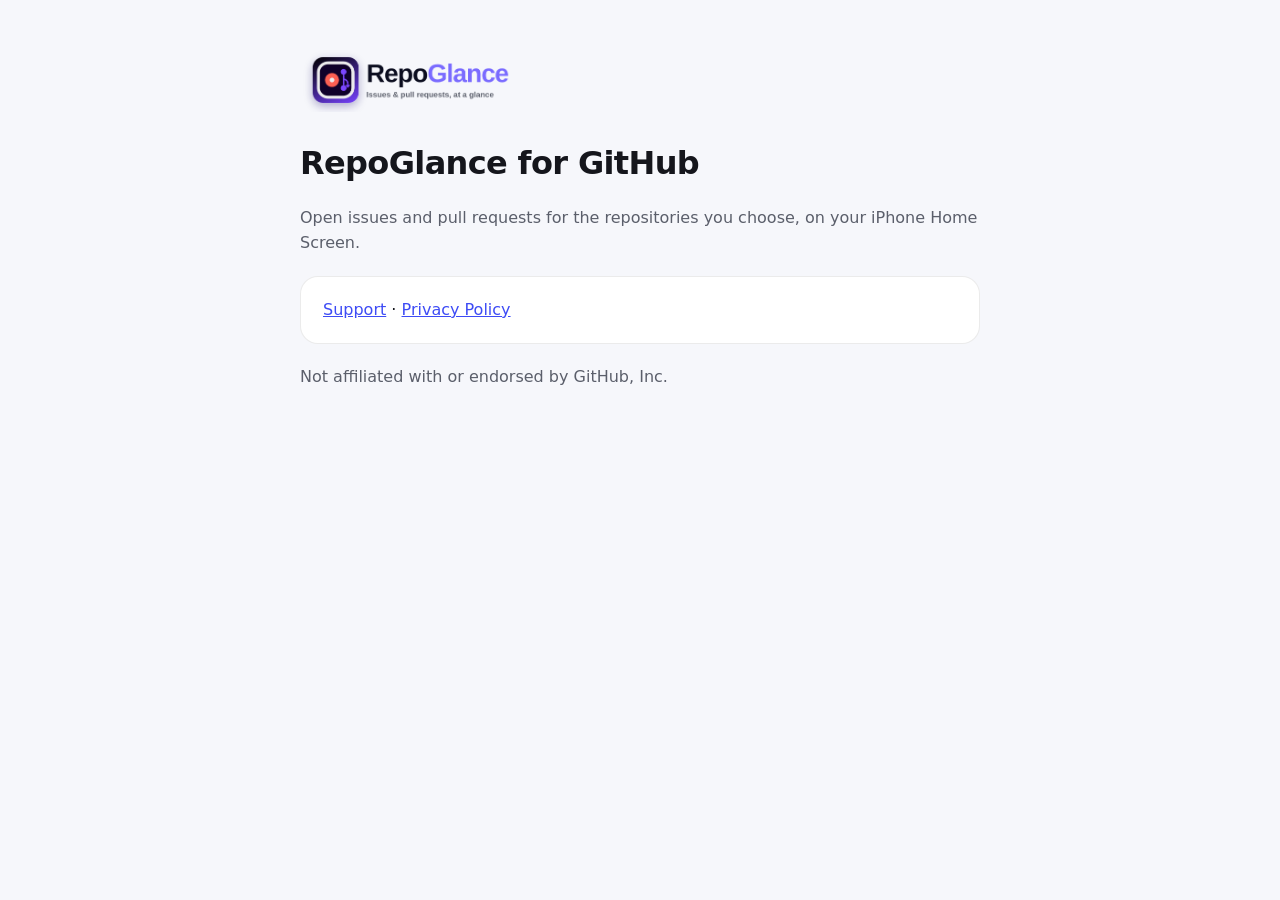
<file: index.html>
<!doctype html>
<html lang="en"><head><meta charset="utf-8"><meta name="viewport" content="width=device-width,initial-scale=1">
<title>RepoGlance</title><link rel="stylesheet" href="style.css"><link rel="icon" href="favicon-32.png" sizes="32x32"><link rel="icon" href="favicon-64.png" sizes="64x64"><link rel="apple-touch-icon" href="apple-touch-icon.png"></head>
<body><main>
<a href="./" class="brand"><picture><source srcset="logo-dark.png" media="(prefers-color-scheme: dark)"><img src="logo-light.png" alt="RepoGlance" height="64"></picture></a>
<h1>RepoGlance for GitHub</h1>
<p class="muted">Open issues and pull requests for the repositories you choose, on your iPhone Home Screen.</p>
<div class="card"><a href="support.html">Support</a> · <a href="privacy.html">Privacy Policy</a></div>
<p class="muted">Not affiliated with or endorsed by GitHub, Inc.</p>
</main></body></html>
</file>
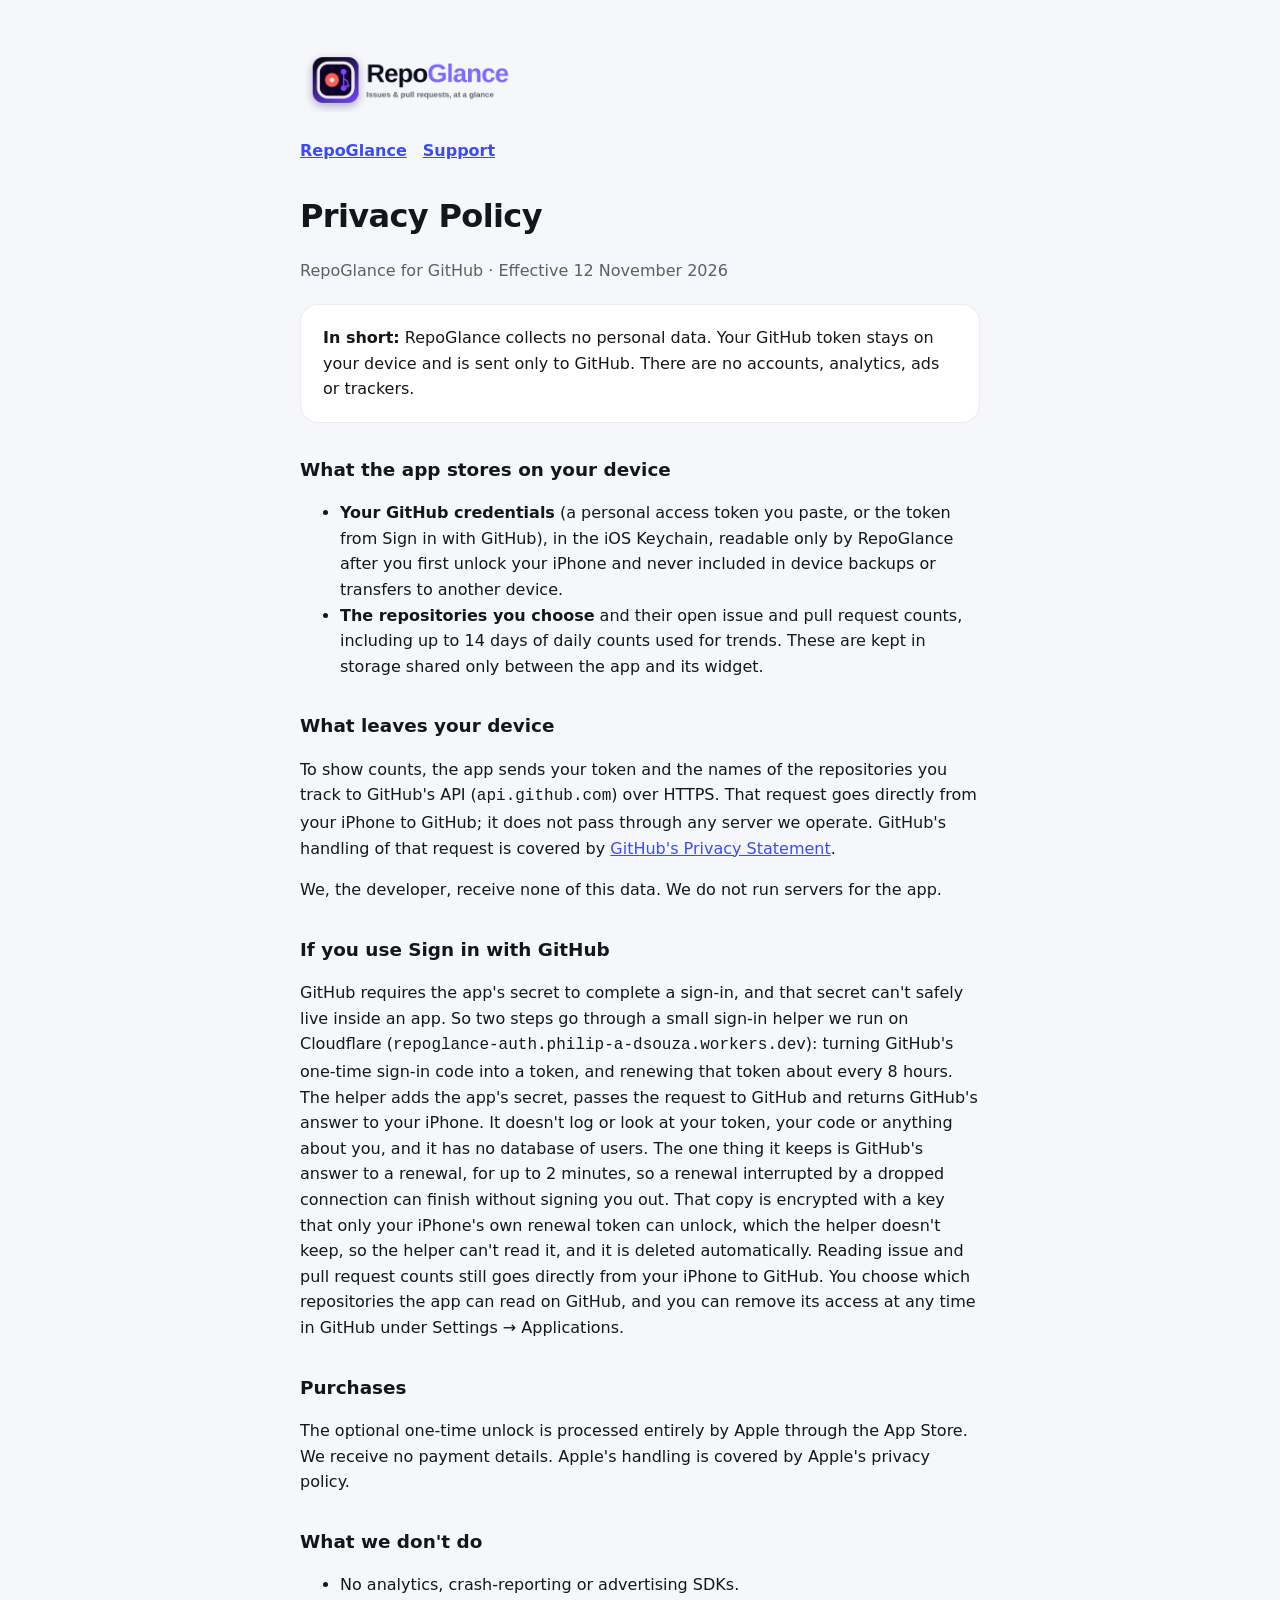
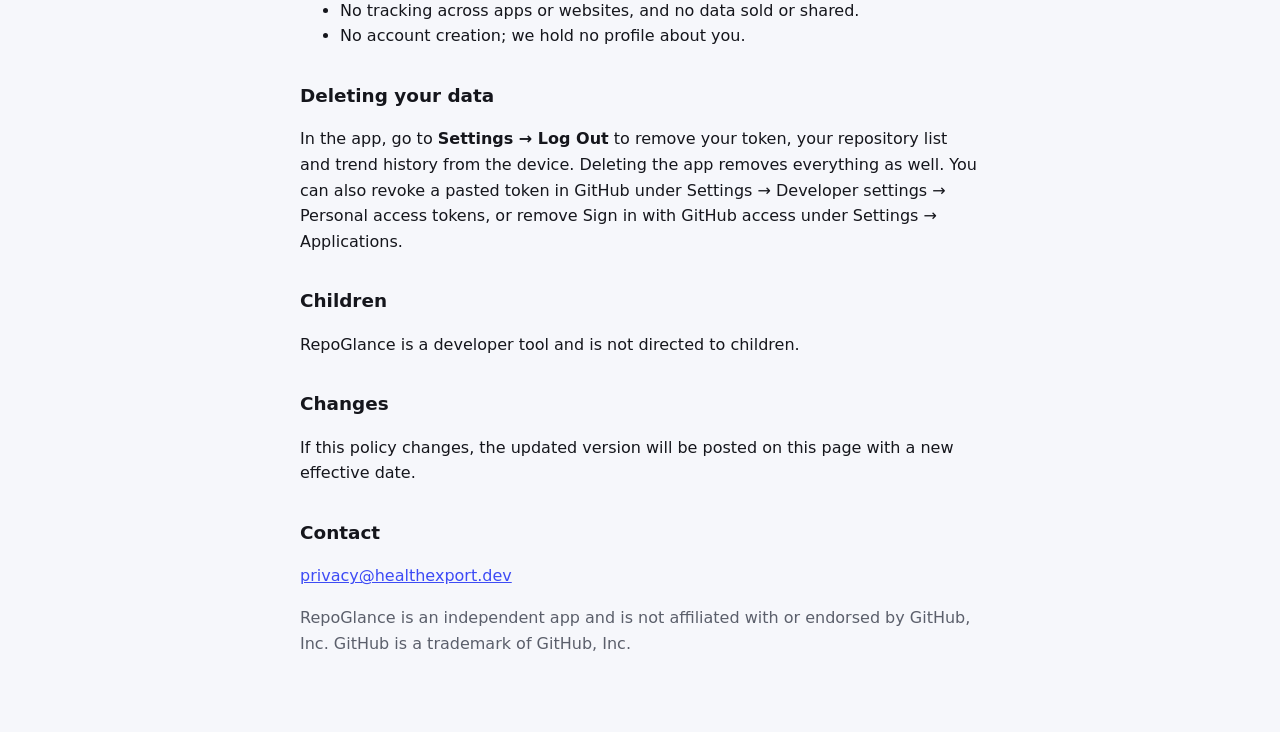
<file: privacy.html>
<!doctype html>
<html lang="en"><head><meta charset="utf-8"><meta name="viewport" content="width=device-width,initial-scale=1">
<title>RepoGlance Privacy Policy</title><link rel="stylesheet" href="style.css"><link rel="icon" href="favicon-32.png" sizes="32x32"><link rel="icon" href="favicon-64.png" sizes="64x64"><link rel="apple-touch-icon" href="apple-touch-icon.png"></head>
<body><main>
<a href="./" class="brand"><picture><source srcset="logo-dark.png" media="(prefers-color-scheme: dark)"><img src="logo-light.png" alt="RepoGlance" height="64"></picture></a>
<nav><a href="./">RepoGlance</a><a href="support.html">Support</a></nav>
<h1>Privacy Policy</h1>
<p class="muted">RepoGlance for GitHub · Effective 12 November 2026</p>

<div class="card"><strong>In short:</strong> RepoGlance collects no personal data. Your GitHub token stays on your device and is sent only to GitHub. There are no accounts, analytics, ads or trackers.</div>

<h2>What the app stores on your device</h2>
<ul>
<li><strong>Your GitHub credentials</strong> (a personal access token you paste, or the token from Sign in with GitHub), in the iOS Keychain, readable only by RepoGlance after you first unlock your iPhone and never included in device backups or transfers to another device.</li>
<li><strong>The repositories you choose</strong> and their open issue and pull request counts, including up to 14 days of daily counts used for trends. These are kept in storage shared only between the app and its widget.</li>
</ul>

<h2>What leaves your device</h2>
<p>To show counts, the app sends your token and the names of the repositories you track to GitHub's API (<code>api.github.com</code>) over HTTPS. That request goes directly from your iPhone to GitHub; it does not pass through any server we operate. GitHub's handling of that request is covered by <a href="https://docs.github.com/site-policy/privacy-policies/github-general-privacy-statement">GitHub's Privacy Statement</a>.</p>
<p>We, the developer, receive none of this data. We do not run servers for the app.</p>

<h2>If you use Sign in with GitHub</h2>
<p>GitHub requires the app's secret to complete a sign-in, and that secret can't safely live inside an app. So two steps go through a small sign-in helper we run on Cloudflare (<code>repoglance-auth.philip-a-dsouza.workers.dev</code>): turning GitHub's one-time sign-in code into a token, and renewing that token about every 8 hours. The helper adds the app's secret, passes the request to GitHub and returns GitHub's answer to your iPhone. It doesn't log or look at your token, your code or anything about you, and it has no database of users. The one thing it keeps is GitHub's answer to a renewal, for up to 2 minutes, so a renewal interrupted by a dropped connection can finish without signing you out. That copy is encrypted with a key that only your iPhone's own renewal token can unlock, which the helper doesn't keep, so the helper can't read it, and it is deleted automatically. Reading issue and pull request counts still goes directly from your iPhone to GitHub. You choose which repositories the app can read on GitHub, and you can remove its access at any time in GitHub under Settings → Applications.</p>
<h2>Purchases</h2>
<p>The optional one-time unlock is processed entirely by Apple through the App Store. We receive no payment details. Apple's handling is covered by Apple's privacy policy.</p>

<h2>What we don't do</h2>
<ul>
<li>No analytics, crash-reporting or advertising SDKs.</li>
<li>No tracking across apps or websites, and no data sold or shared.</li>
<li>No account creation; we hold no profile about you.</li>
</ul>

<h2>Deleting your data</h2>
<p>In the app, go to <strong>Settings → Log Out</strong> to remove your token, your repository list and trend history from the device. Deleting the app removes everything as well. You can also revoke a pasted token in GitHub under Settings → Developer settings → Personal access tokens, or remove Sign in with GitHub access under Settings → Applications.</p>

<h2>Children</h2>
<p>RepoGlance is a developer tool and is not directed to children.</p>

<h2>Changes</h2>
<p>If this policy changes, the updated version will be posted on this page with a new effective date.</p>

<h2>Contact</h2>
<p><a href="mailto:privacy@healthexport.dev">privacy@healthexport.dev</a></p>
<p class="muted">RepoGlance is an independent app and is not affiliated with or endorsed by GitHub, Inc. GitHub is a trademark of GitHub, Inc.</p>
</main></body></html>
</file>
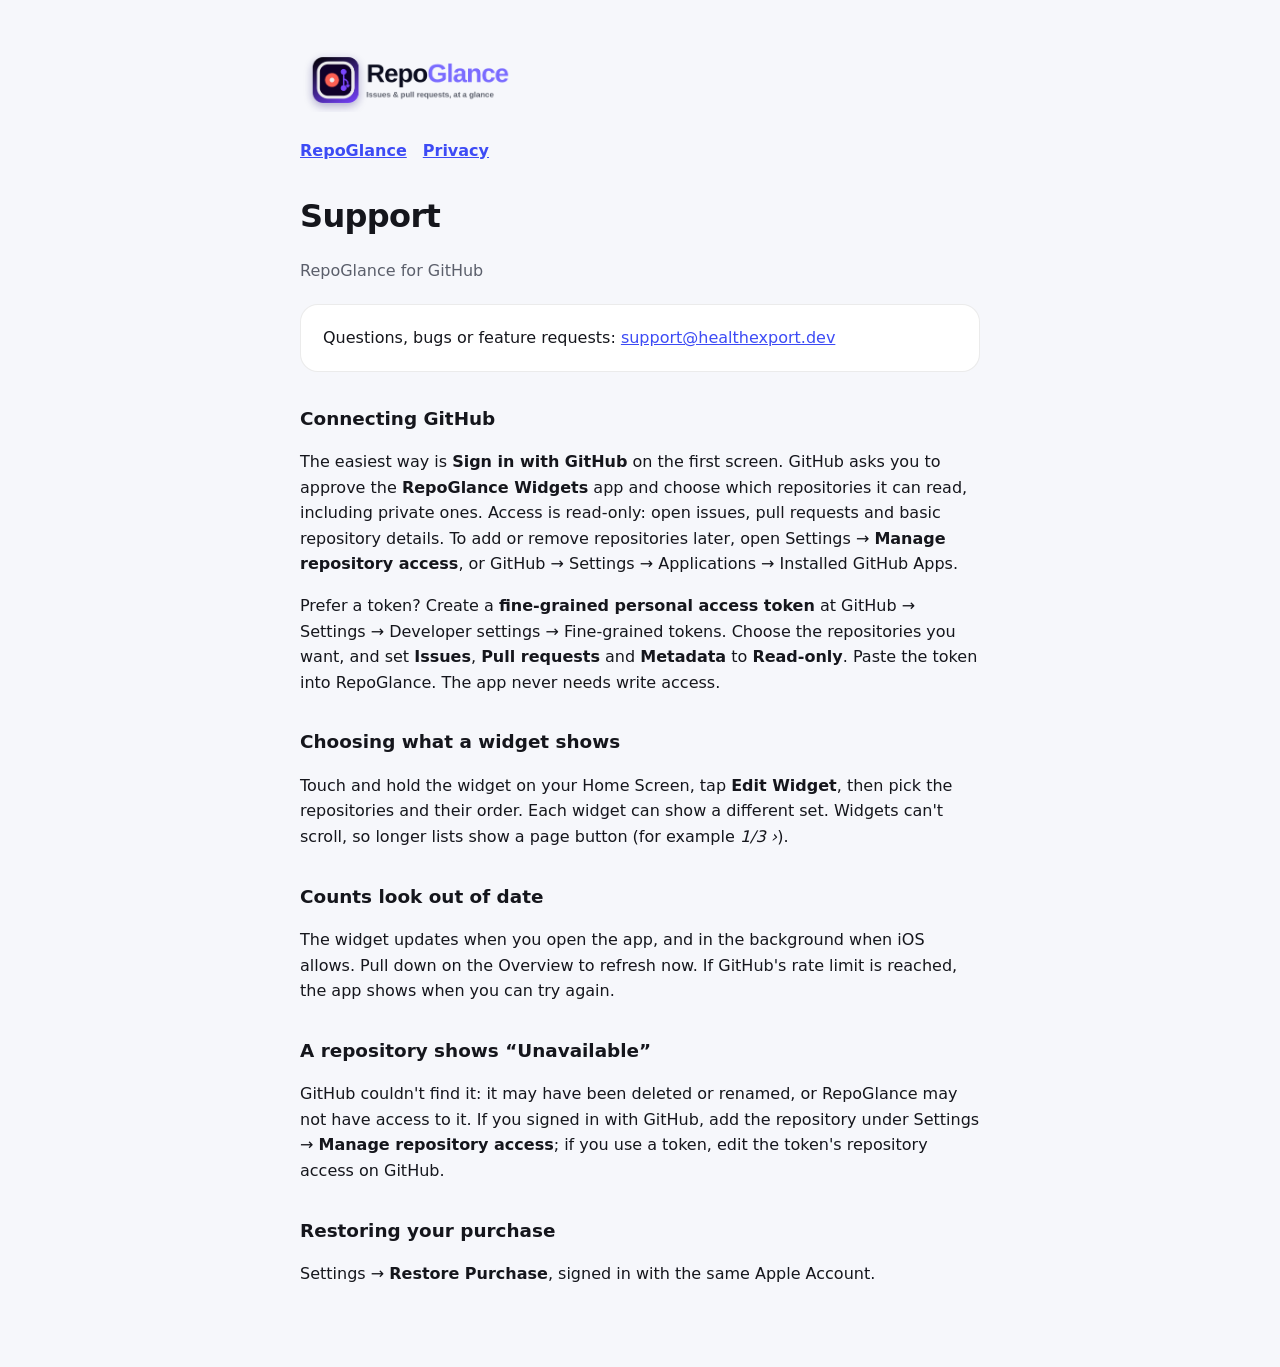
<file: support.html>
<!doctype html>
<html lang="en"><head><meta charset="utf-8"><meta name="viewport" content="width=device-width,initial-scale=1">
<title>RepoGlance Support</title><link rel="stylesheet" href="style.css"><link rel="icon" href="favicon-32.png" sizes="32x32"><link rel="icon" href="favicon-64.png" sizes="64x64"><link rel="apple-touch-icon" href="apple-touch-icon.png"></head>
<body><main>
<a href="./" class="brand"><picture><source srcset="logo-dark.png" media="(prefers-color-scheme: dark)"><img src="logo-light.png" alt="RepoGlance" height="64"></picture></a>
<nav><a href="./">RepoGlance</a><a href="privacy.html">Privacy</a></nav>
<h1>Support</h1>
<p class="muted">RepoGlance for GitHub</p>
<div class="card">Questions, bugs or feature requests: <a href="mailto:support@healthexport.dev">support@healthexport.dev</a></div>

<h2>Connecting GitHub</h2>
<p>The easiest way is <strong>Sign in with GitHub</strong> on the first screen. GitHub asks you to approve the <strong>RepoGlance Widgets</strong> app and choose which repositories it can read, including private ones. Access is read-only: open issues, pull requests and basic repository details. To add or remove repositories later, open Settings → <strong>Manage repository access</strong>, or GitHub → Settings → Applications → Installed GitHub Apps.</p>
<p>Prefer a token? Create a <strong>fine-grained personal access token</strong> at GitHub → Settings → Developer settings → Fine-grained tokens. Choose the repositories you want, and set <strong>Issues</strong>, <strong>Pull requests</strong> and <strong>Metadata</strong> to <strong>Read-only</strong>. Paste the token into RepoGlance. The app never needs write access.</p>

<h2>Choosing what a widget shows</h2>
<p>Touch and hold the widget on your Home Screen, tap <strong>Edit Widget</strong>, then pick the repositories and their order. Each widget can show a different set. Widgets can't scroll, so longer lists show a page button (for example <em>1/3 ›</em>).</p>

<h2>Counts look out of date</h2>
<p>The widget updates when you open the app, and in the background when iOS allows. Pull down on the Overview to refresh now. If GitHub's rate limit is reached, the app shows when you can try again.</p>

<h2>A repository shows “Unavailable”</h2>
<p>GitHub couldn't find it: it may have been deleted or renamed, or RepoGlance may not have access to it. If you signed in with GitHub, add the repository under Settings → <strong>Manage repository access</strong>; if you use a token, edit the token's repository access on GitHub.</p>

<h2>Restoring your purchase</h2>
<p>Settings → <strong>Restore Purchase</strong>, signed in with the same Apple Account.</p>
</main></body></html>
</file>
<file: style.css>
:root{--bg:#f6f7fb;--fg:#15161c;--muted:#5b5f6b;--card:#fff;--accent:#3d4bf5;--line:rgba(0,0,0,.08)}
@media (prefers-color-scheme:dark){:root{--bg:#07080d;--fg:#eef0f6;--muted:#9a9fb0;--card:#12151f;--accent:#8590ff;--line:rgba(255,255,255,.08)}}
*{box-sizing:border-box}body{margin:0;background:var(--bg);color:var(--fg);font:16px/1.6 -apple-system,BlinkMacSystemFont,"Segoe UI",system-ui,sans-serif}
main{max-width:720px;margin:0 auto;padding:48px 20px 64px}h1{font-size:2rem;letter-spacing:-.02em;margin:0 0 4px}
h2{font-size:1.15rem;margin:32px 0 8px}p,li{color:var(--fg)}.muted{color:var(--muted)}a{color:var(--accent)}
.card{background:var(--card);border:1px solid var(--line);border-radius:18px;padding:20px 22px;margin:20px 0}
nav{display:flex;gap:16px;margin-bottom:28px;font-weight:600}
.brand{display:inline-block;margin:0 0 18px}.brand img{height:64px;width:auto;display:block}
</file>
